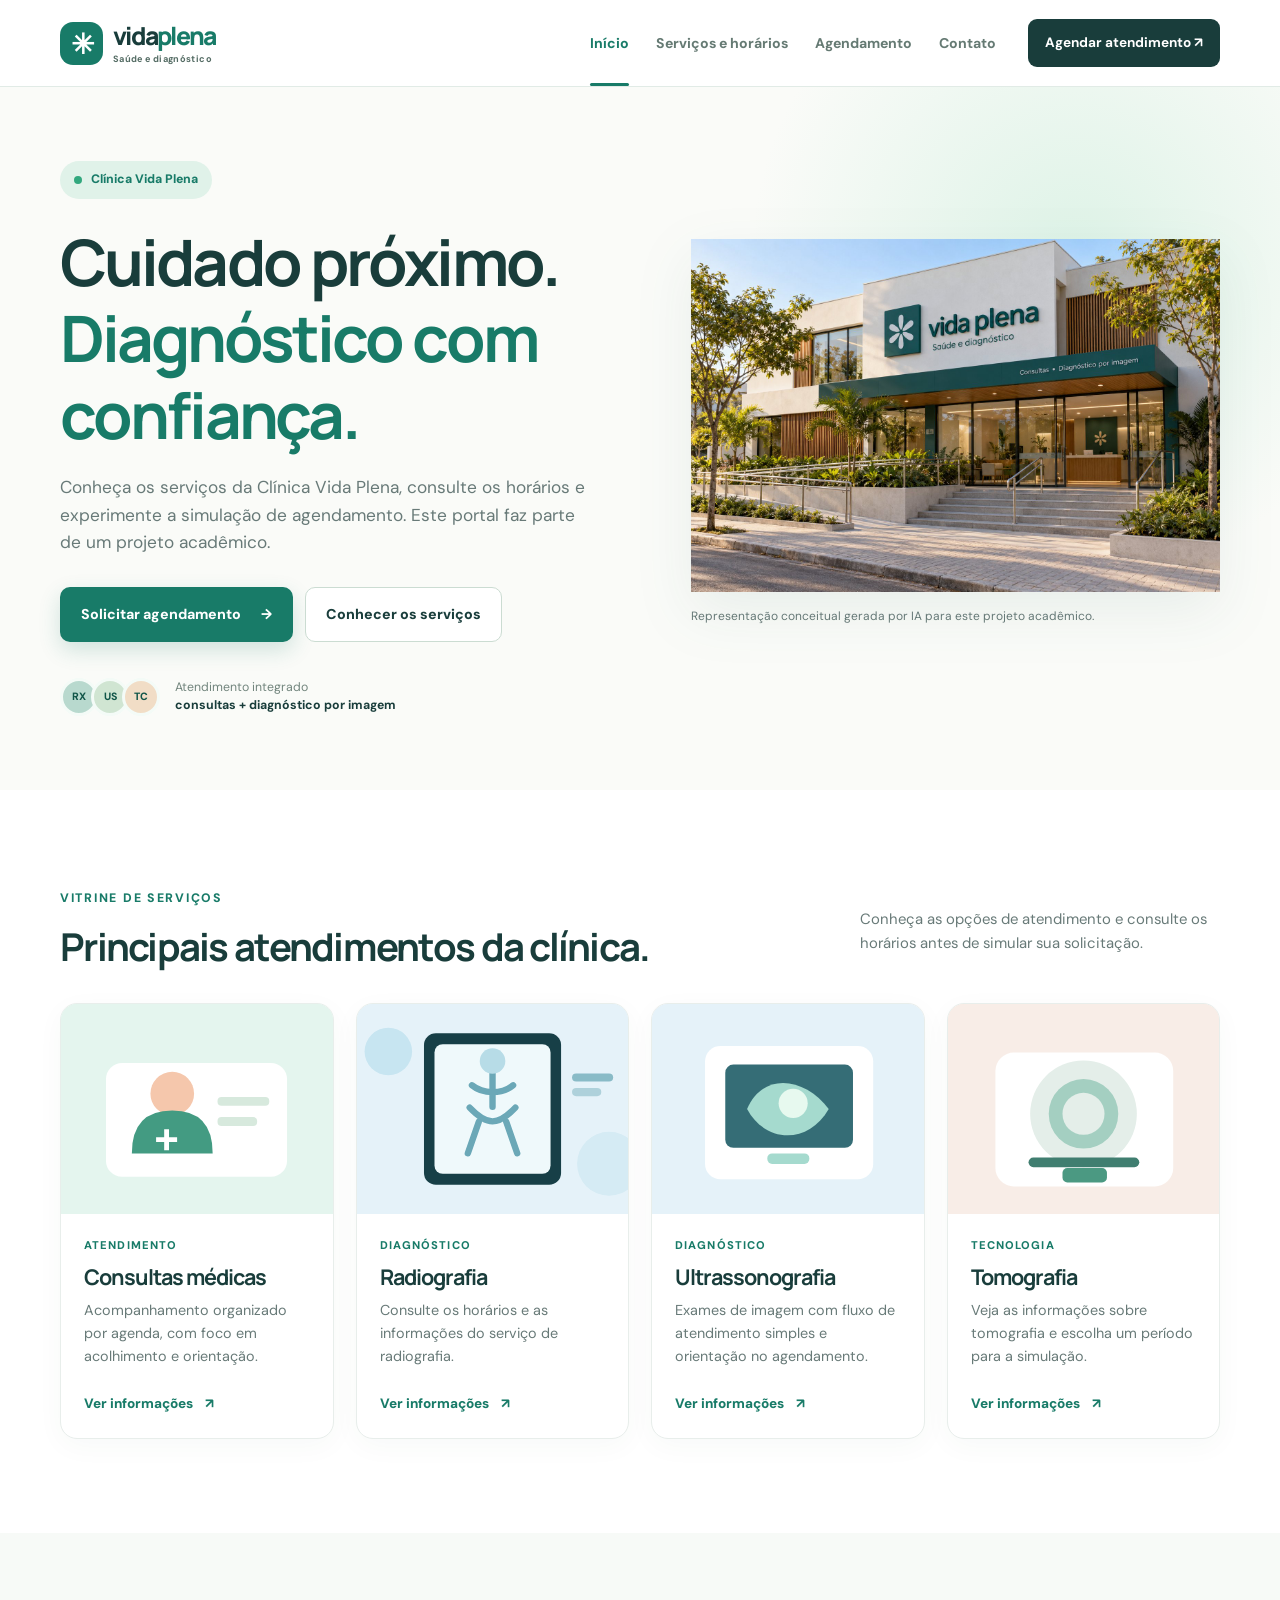
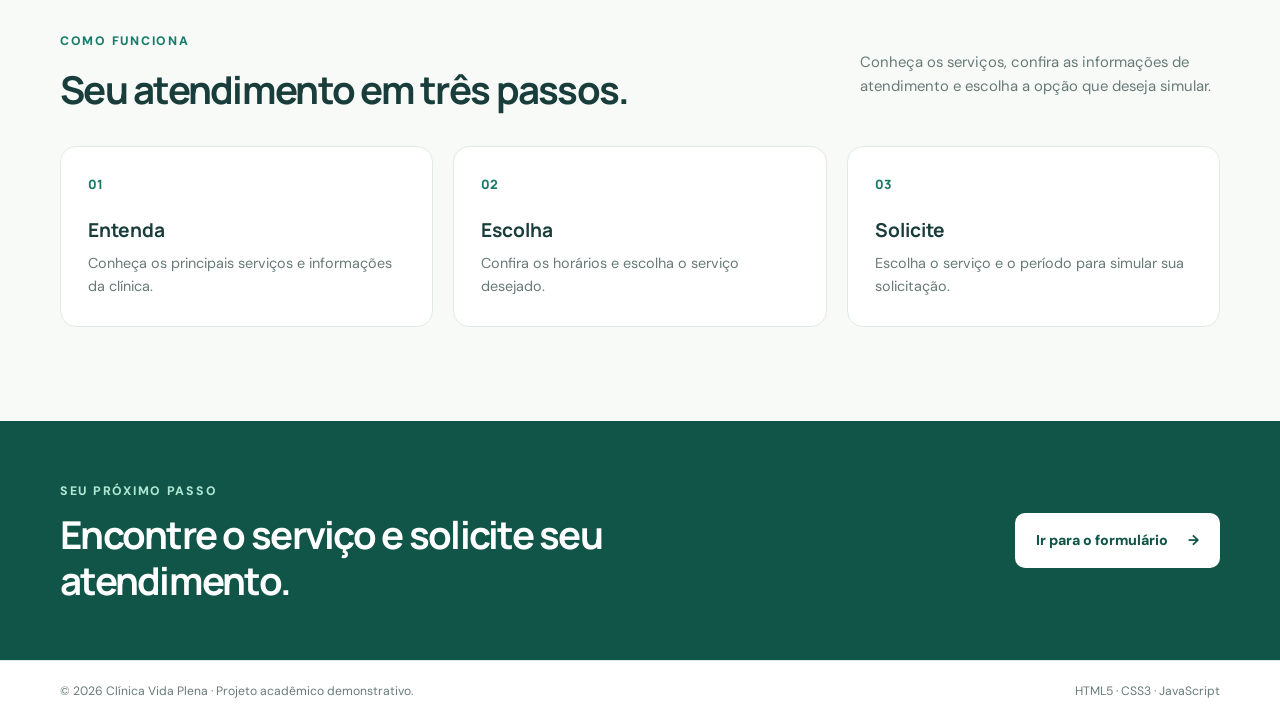
<file: index.html>
<!DOCTYPE html>
<html lang="pt-BR" class="no-js">
<head>
  <meta charset="UTF-8">
  <script>document.documentElement.classList.replace("no-js", "js");</script>
  <meta name="viewport" content="width=device-width, initial-scale=1.0">
  <meta name="description" content="Portal acadêmico da Clínica Vida Plena: consultas e serviços de diagnóstico por imagem.">
  <title>Início | Clínica Vida Plena</title>

  <link rel="preconnect" href="https://fonts.googleapis.com">
  <link rel="preconnect" href="https://fonts.gstatic.com" crossorigin>
  <link href="https://fonts.googleapis.com/css2?family=DM+Sans:wght@400;500;600;700&family=Manrope:wght@500;600;700;800&display=swap" rel="stylesheet">
  <link rel="stylesheet" href="style.css">
</head>
<body>
  <a class="skip-link" href="#conteudo">Pular para o conteúdo</a>

  <header class="site-header">
    <div class="container header-inner">
      <a class="brand" href="index.html" aria-label="Clínica Vida Plena, página inicial">
        <span class="brand-mark" aria-hidden="true">✳</span>
        <span>
          vida<span class="brand-accent">plena</span>
          <small>Saúde e diagnóstico</small>
        </span>
      </a>

      <button
        class="menu-toggle"
        type="button"
        aria-label="Abrir menu"
        aria-expanded="false"
        aria-controls="site-nav"
      >☰</button>

      <nav id="site-nav" class="site-nav" aria-label="Navegação principal">
        <a href="index.html" class="active" aria-current="page">Início</a>
        <a href="detalhes.html">Serviços e horários</a>
        <a href="cadastro.html">Agendamento</a>
        <a href="contato.html">Contato</a>
      </nav>

      <a class="header-cta" href="cadastro.html">
        Agendar atendimento <span aria-hidden="true">↗</span>
      </a>
    </div>
  </header>

  <main id="conteudo" tabindex="-1">
    <section class="hero" aria-labelledby="hero-title">
      <div class="container hero-layout">
        <div class="hero-copy">
          <span class="eyebrow">
            <span class="status-dot" aria-hidden="true"></span>
            Clínica Vida Plena
          </span>

          <h1 id="hero-title">
            Cuidado próximo.<br>
            <span>Diagnóstico com confiança.</span>
          </h1>

          <p>
            Conheça os serviços da Clínica Vida Plena, consulte os horários e experimente
            a simulação de agendamento. Este portal faz parte de um projeto acadêmico.
          </p>

          <div class="hero-actions">
            <a href="cadastro.html" class="btn btn-primary">
              Solicitar agendamento <span aria-hidden="true">→</span>
            </a>
            <a href="detalhes.html" class="btn btn-outline">Conhecer os serviços</a>
          </div>

          <div class="hero-proof" aria-label="Destaques do atendimento">
            <div class="avatars" aria-hidden="true">
              <span>RX</span>
              <span>US</span>
              <span>TC</span>
            </div>
            <span>
              Atendimento integrado<br>
              <strong>consultas + diagnóstico por imagem</strong>
            </span>
          </div>
        </div>

        <div class="hero-visual">
          <img
            src="assets/clinica-fachada.svg"
            alt="Fachada conceitual da Clínica Vida Plena, com identidade verde, entrada envidraçada e rampa de acesso"
            aria-describedby="fachada-legenda"
            width="1536"
            height="1024"
          >

          <p id="fachada-legenda" class="tiny-note">Representação conceitual gerada por IA para este projeto acadêmico.</p>
        </div>
      </div>
    </section>

    <section class="services section-pad" aria-labelledby="services-heading">
      <div class="container">
        <div class="section-heading">
          <div>
            <span class="section-label">VITRINE DE SERVIÇOS</span>
            <h2 id="services-heading">Principais atendimentos da clínica.</h2>
          </div>
          <p>
            Conheça as opções de atendimento e consulte os horários antes de simular sua solicitação.
          </p>
        </div>

        <div class="card-grid">
          <article class="service-card">
            <div class="service-image bg-mint">
              <img
                src="assets/consulta.svg"
                width="360"
                height="230"
                alt="Ilustração de uma consulta médica"
              >
            </div>
            <div class="service-content">
              <span class="card-category">ATENDIMENTO</span>
              <h3>Consultas médicas</h3>
              <p>Acompanhamento organizado por agenda, com foco em acolhimento e orientação.</p>
              <a href="detalhes.html#consultas" class="card-link">
                Ver informações <span aria-hidden="true">↗</span>
              </a>
            </div>
          </article>

          <article class="service-card">
            <div class="service-image bg-blue">
              <img
                src="assets/radiografia.svg"
                width="360"
                height="230"
                alt="Ilustração representando um exame de radiografia"
              >
            </div>
            <div class="service-content">
              <span class="card-category">DIAGNÓSTICO</span>
              <h3>Radiografia</h3>
              <p>Consulte os horários e as informações do serviço de radiografia.</p>
              <a href="detalhes.html#radiografia" class="card-link">
                Ver informações <span aria-hidden="true">↗</span>
              </a>
            </div>
          </article>

          <article class="service-card">
            <div class="service-image bg-lilac">
              <img
                src="assets/ultrassom.svg"
                width="360"
                height="230"
                alt="Ilustração de um exame de ultrassonografia"
              >
            </div>
            <div class="service-content">
              <span class="card-category">DIAGNÓSTICO</span>
              <h3>Ultrassonografia</h3>
              <p>Exames de imagem com fluxo de atendimento simples e orientação no agendamento.</p>
              <a href="detalhes.html#ultrassonografia" class="card-link">
                Ver informações <span aria-hidden="true">↗</span>
              </a>
            </div>
          </article>

          <article class="service-card">
            <div class="service-image bg-peach">
              <img
                src="assets/tomografia.svg"
                width="360"
                height="230"
                alt="Ilustração de um equipamento de tomografia computadorizada"
              >
            </div>
            <div class="service-content">
              <span class="card-category">TECNOLOGIA</span>
              <h3>Tomografia</h3>
              <p>Veja as informações sobre tomografia e escolha um período para a simulação.</p>
              <a href="detalhes.html#tomografia" class="card-link">
                Ver informações <span aria-hidden="true">↗</span>
              </a>
            </div>
          </article>
        </div>
      </div>
    </section>

    <section class="journey section-pad" aria-labelledby="journey-heading">
      <div class="container">
        <div class="section-heading">
          <div>
            <span class="section-label">COMO FUNCIONA</span>
            <h2 id="journey-heading">Seu atendimento em três passos.</h2>
          </div>
          <p>
            Conheça os serviços, confira as informações de atendimento e escolha
            a opção que deseja simular.
          </p>
        </div>

        <ol class="journey-grid">
          <li>
            <span>01</span>
            <strong>Entenda</strong>
            <p>Conheça os principais serviços e informações da clínica.</p>
          </li>
          <li>
            <span>02</span>
            <strong>Escolha</strong>
            <p>Confira os horários e escolha o serviço desejado.</p>
          </li>
          <li>
            <span>03</span>
            <strong>Solicite</strong>
            <p>Escolha o serviço e o período para simular sua solicitação.</p>
          </li>
        </ol>
      </div>
    </section>

    <section class="cta-band" aria-label="Chamada para agendamento">
      <div class="container cta-inner">
        <div>
          <span class="section-label light">SEU PRÓXIMO PASSO</span>
          <h2>Encontre o serviço e solicite seu atendimento.</h2>
        </div>
        <a href="cadastro.html" class="btn btn-light">
          Ir para o formulário <span aria-hidden="true">→</span>
        </a>
      </div>
    </section>
  </main>

  <footer class="site-footer">
    <div class="container footer-inner">
      <p>© <span id="current-year">2026</span> Clínica Vida Plena · Projeto acadêmico demonstrativo.</p>
      <p>HTML5 · CSS3 · JavaScript</p>
    </div>
  </footer>

  <script src="script.js" defer></script>
</body>
</html>
</file>
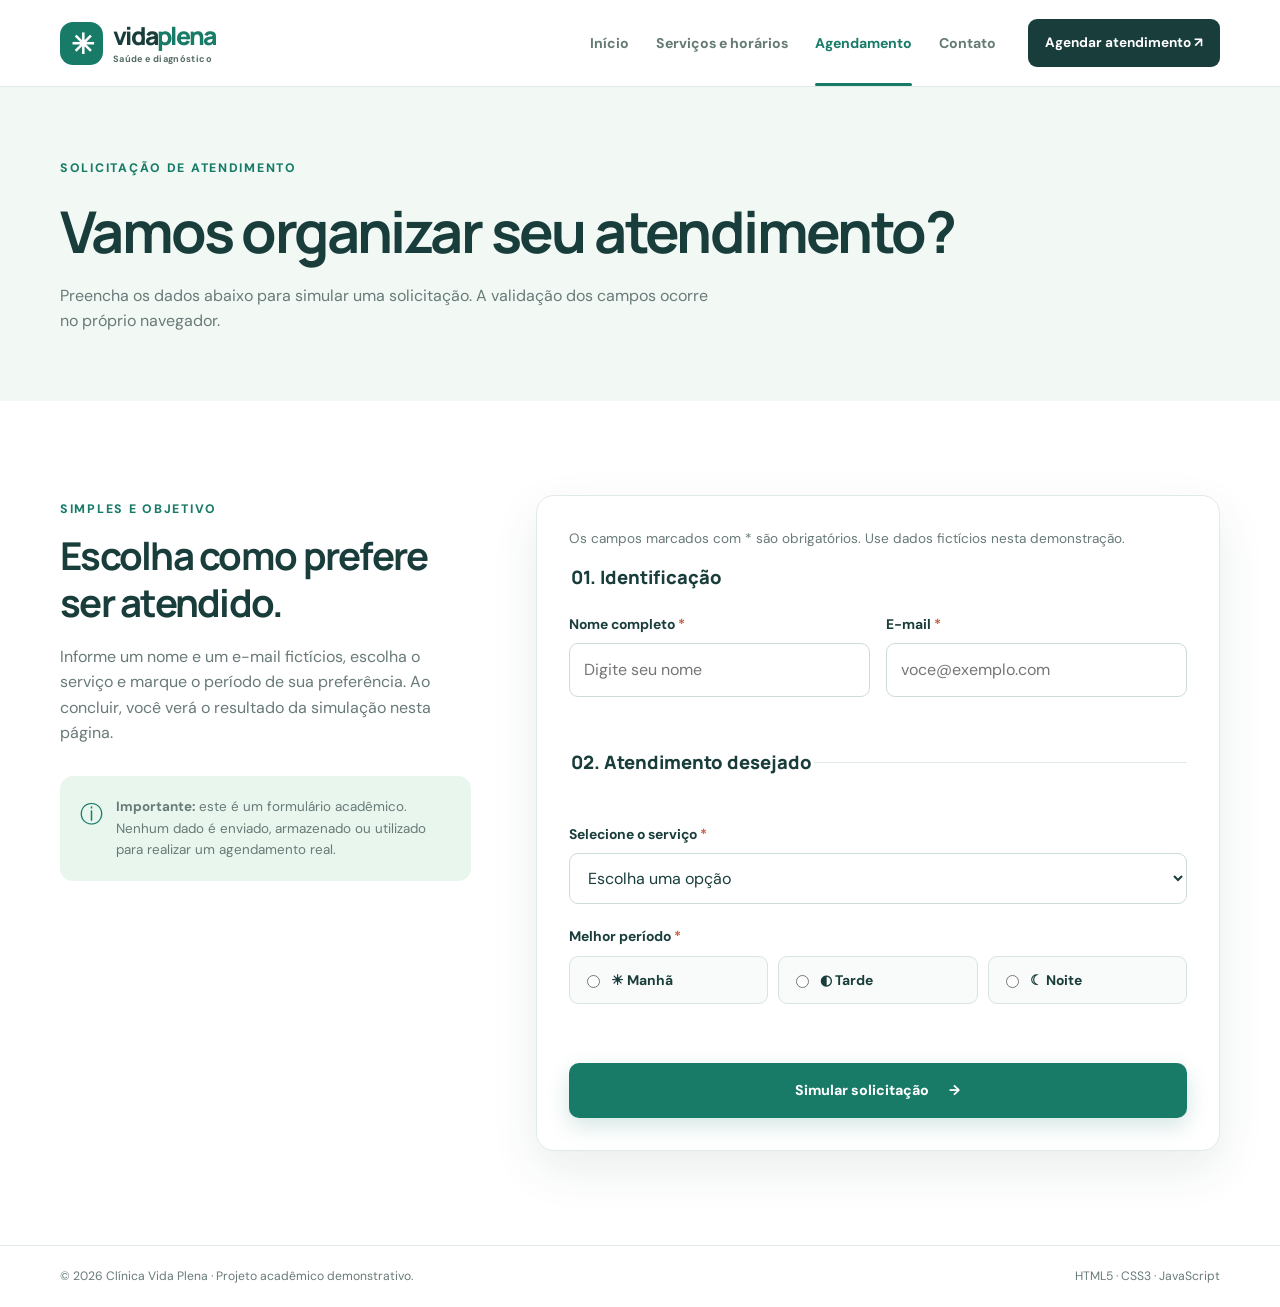
<file: cadastro.html>
<!DOCTYPE html>
<html lang="pt-BR" class="no-js">
<head>
  <meta charset="UTF-8">
  <script>document.documentElement.classList.replace("no-js", "js");</script>
  <meta name="viewport" content="width=device-width, initial-scale=1.0">
  <meta name="description" content="Formulário acadêmico de solicitação de atendimento da Clínica Vida Plena.">
  <title>Agendamento | Clínica Vida Plena</title>

  <link rel="preconnect" href="https://fonts.googleapis.com">
  <link rel="preconnect" href="https://fonts.gstatic.com" crossorigin>
  <link href="https://fonts.googleapis.com/css2?family=DM+Sans:wght@400;500;600;700&family=Manrope:wght@500;600;700;800&display=swap" rel="stylesheet">
  <link rel="stylesheet" href="style.css">
</head>
<body>
  <a class="skip-link" href="#conteudo">Pular para o conteúdo</a>

  <header class="site-header">
    <div class="container header-inner">
      <a class="brand" href="index.html" aria-label="Clínica Vida Plena, página inicial">
        <span class="brand-mark" aria-hidden="true">✳</span>
        <span>
          vida<span class="brand-accent">plena</span>
          <small>Saúde e diagnóstico</small>
        </span>
      </a>

      <button
        class="menu-toggle"
        type="button"
        aria-label="Abrir menu"
        aria-expanded="false"
        aria-controls="site-nav"
      >☰</button>

      <nav id="site-nav" class="site-nav" aria-label="Navegação principal">
        <a href="index.html">Início</a>
        <a href="detalhes.html">Serviços e horários</a>
        <a href="cadastro.html" class="active" aria-current="page">Agendamento</a>
        <a href="contato.html">Contato</a>
      </nav>

      <a class="header-cta" href="cadastro.html">
        Agendar atendimento <span aria-hidden="true">↗</span>
      </a>
    </div>
  </header>

  <main id="conteudo" tabindex="-1">
    <section class="page-banner compact" aria-labelledby="page-title">
      <div class="container">
        <span class="section-label">SOLICITAÇÃO DE ATENDIMENTO</span>
        <h1 id="page-title">Vamos organizar seu atendimento?</h1>
        <p>
          Preencha os dados abaixo para simular uma solicitação. A validação dos campos ocorre no próprio navegador.
        </p>
      </div>
    </section>

    <section class="section-pad" aria-label="Formulário de solicitação">
      <div class="container form-layout">
        <aside class="form-aside">
          <span class="section-label">SIMPLES E OBJETIVO</span>
          <h2>Escolha como prefere ser atendido.</h2>
          <p>
            Informe um nome e um e-mail fictícios, escolha o serviço e marque o período
            de sua preferência. Ao concluir, você verá o resultado da simulação nesta página.
          </p>

          <div class="aside-note">
            <span aria-hidden="true">ⓘ</span>
            <p>
              <strong>Importante:</strong> este é um formulário acadêmico. Nenhum dado é enviado,
              armazenado ou utilizado para realizar um agendamento real.
            </p>
          </div>
        </aside>

        <noscript><p class="aside-note">Ative o JavaScript para usar a simulação. Este portal não envia solicitações reais.</p></noscript>
        <form id="appointment-form" class="appointment-form" action="#" method="post">
          <p class="form-help">Os campos marcados com * são obrigatórios. Use dados fictícios nesta demonstração.</p>
          <fieldset>
            <legend>01. Identificação</legend>

            <div class="input-grid">
              <div class="form-field">
                <label for="nome">Nome completo <span aria-hidden="true">*</span></label>
                <input
                  id="nome"
                  name="nome"
                  type="text"
                  placeholder="Digite seu nome"
                  autocomplete="name"
                  minlength="3"
                  required
                >
              </div>

              <div class="form-field">
                <label for="email">E-mail <span aria-hidden="true">*</span></label>
                <input
                  id="email"
                  name="email"
                  type="email"
                  placeholder="voce@exemplo.com"
                  autocomplete="email"
                  required
                >
              </div>
            </div>
          </fieldset>

          <fieldset>
            <legend>02. Atendimento desejado</legend>

            <div class="form-field">
              <label for="servico">Selecione o serviço <span aria-hidden="true">*</span></label>
              <select id="servico" name="servico" required>
                <option value="" disabled selected>Escolha uma opção</option>
                <option value="Consulta médica">Consulta médica</option>
                <option value="Radiografia">Radiografia</option>
                <option value="Ultrassonografia">Ultrassonografia</option>
                <option value="Tomografia">Tomografia</option>
              </select>
            </div>

            <div class="form-field">
              <span class="field-label" id="turno-label">
                Melhor período <span aria-hidden="true">*</span>
              </span>

              <div class="radio-group" role="radiogroup" aria-labelledby="turno-label">
                <label class="radio-card" for="manha">
                  <input id="manha" type="radio" name="turno" value="Manhã" required>
                  <span>☀ Manhã</span>
                </label>

                <label class="radio-card" for="tarde">
                  <input id="tarde" type="radio" name="turno" value="Tarde">
                  <span>◐ Tarde</span>
                </label>

                <label class="radio-card" for="noite">
                  <input id="noite" type="radio" name="turno" value="Noite">
                  <span>☾ Noite</span>
                </label>
              </div>
            </div>
          </fieldset>

          <button type="submit" class="btn btn-primary form-submit" disabled>
            Simular solicitação <span aria-hidden="true">→</span>
          </button>

          <div
            tabindex="-1"
            id="form-feedback"
            class="form-feedback"
            role="status"
            aria-live="polite"
            hidden
          ></div>
        </form>
      </div>
    </section>
  </main>

  <footer class="site-footer">
    <div class="container footer-inner">
      <p>© <span id="current-year">2026</span> Clínica Vida Plena · Projeto acadêmico demonstrativo.</p>
      <p>HTML5 · CSS3 · JavaScript</p>
    </div>
  </footer>

  <script src="script.js" defer></script>
</body>
</html>
</file>
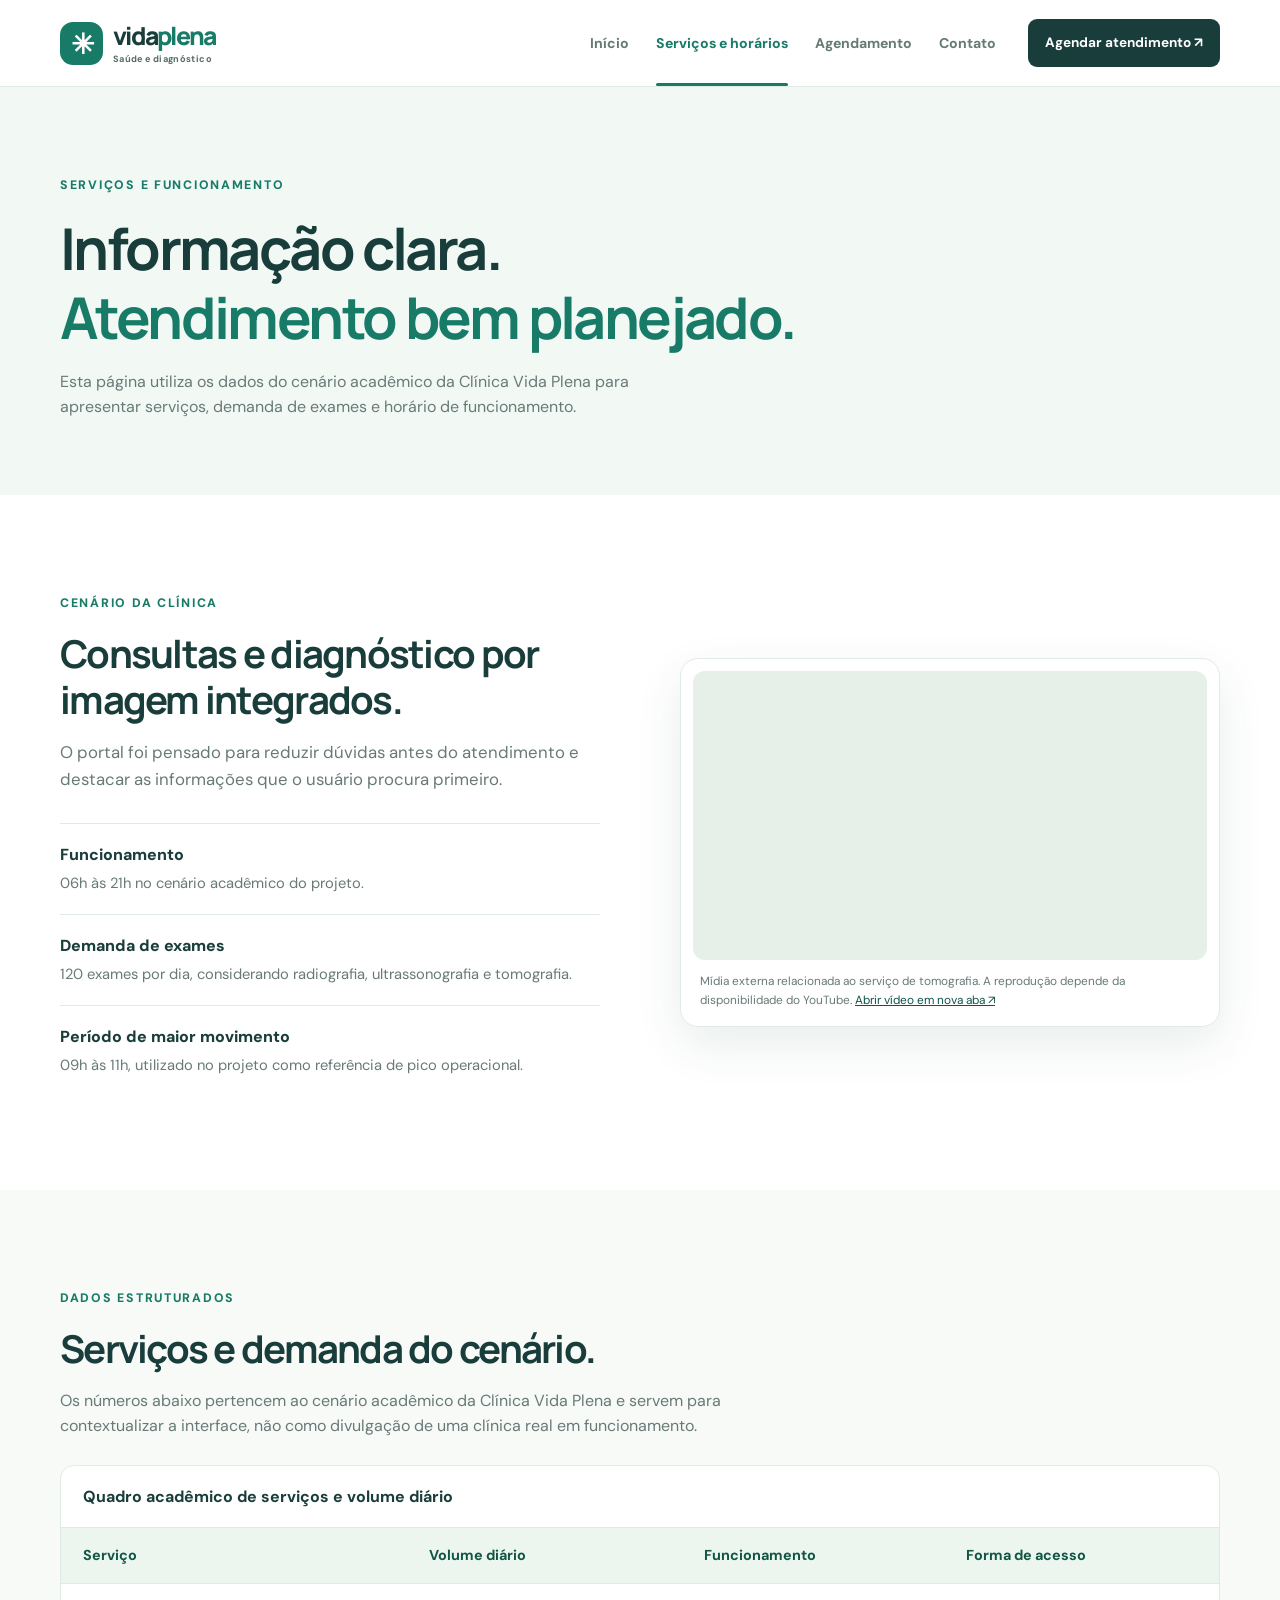
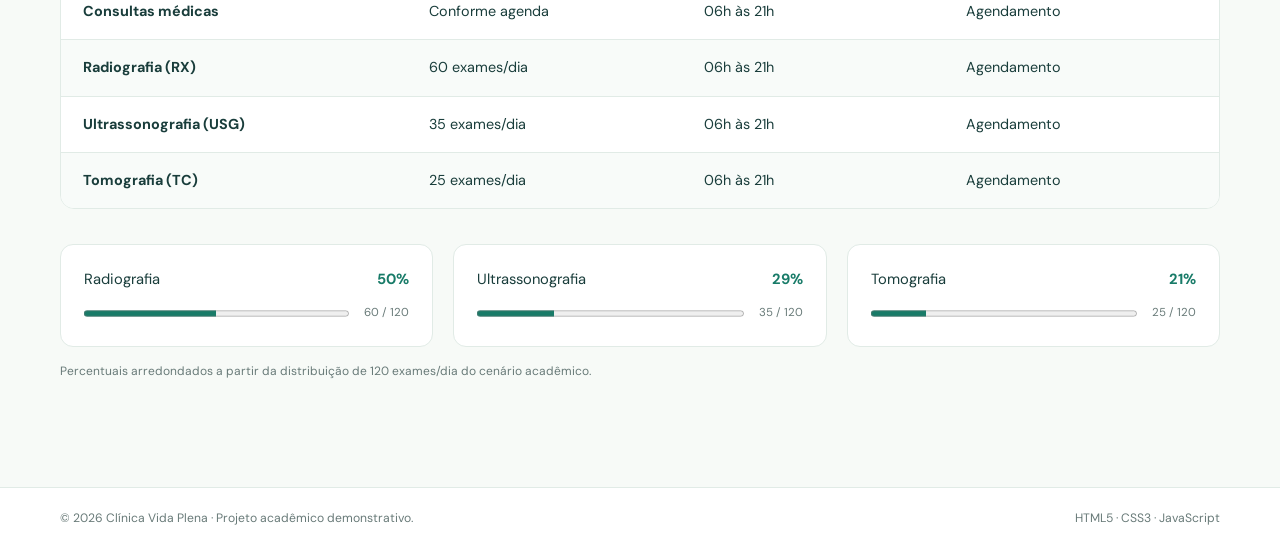
<file: detalhes.html>
<!DOCTYPE html>
<html lang="pt-BR" class="no-js">
<head>
  <meta charset="UTF-8">
  <script>document.documentElement.classList.replace("no-js", "js");</script>
  <meta name="viewport" content="width=device-width, initial-scale=1.0">
  <meta name="description" content="Serviços, dados operacionais e informações de atendimento da Clínica Vida Plena.">
  <title>Serviços e horários | Clínica Vida Plena</title>

  <link rel="preconnect" href="https://fonts.googleapis.com">
  <link rel="preconnect" href="https://fonts.gstatic.com" crossorigin>
  <link href="https://fonts.googleapis.com/css2?family=DM+Sans:wght@400;500;600;700&family=Manrope:wght@500;600;700;800&display=swap" rel="stylesheet">
  <link rel="stylesheet" href="style.css">
</head>
<body>
  <a class="skip-link" href="#conteudo">Pular para o conteúdo</a>

  <header class="site-header">
    <div class="container header-inner">
      <a class="brand" href="index.html" aria-label="Clínica Vida Plena, página inicial">
        <span class="brand-mark" aria-hidden="true">✳</span>
        <span>
          vida<span class="brand-accent">plena</span>
          <small>Saúde e diagnóstico</small>
        </span>
      </a>

      <button
        class="menu-toggle"
        type="button"
        aria-label="Abrir menu"
        aria-expanded="false"
        aria-controls="site-nav"
      >☰</button>

      <nav id="site-nav" class="site-nav" aria-label="Navegação principal">
        <a href="index.html">Início</a>
        <a href="detalhes.html" class="active" aria-current="page">Serviços e horários</a>
        <a href="cadastro.html">Agendamento</a>
        <a href="contato.html">Contato</a>
      </nav>

      <a class="header-cta" href="cadastro.html">
        Agendar atendimento <span aria-hidden="true">↗</span>
      </a>
    </div>
  </header>

  <main id="conteudo" tabindex="-1">
    <section class="page-banner" aria-labelledby="page-title">
      <div class="container">
        <span class="section-label">SERVIÇOS E FUNCIONAMENTO</span>
        <h1 id="page-title">
          Informação clara.<br>
          <span>Atendimento bem planejado.</span>
        </h1>
        <p>
          Esta página utiliza os dados do cenário acadêmico da Clínica Vida Plena para apresentar
          serviços, demanda de exames e horário de funcionamento.
        </p>
      </div>
    </section>

    <section class="section-pad" aria-labelledby="proposal-heading">
      <div class="container details-layout">
        <div>
          <span class="section-label">CENÁRIO DA CLÍNICA</span>
          <h2 id="proposal-heading">Consultas e diagnóstico por imagem integrados.</h2>
          <p class="body-lead">
            O portal foi pensado para reduzir dúvidas antes do atendimento e destacar as informações
            que o usuário procura primeiro.
          </p>

          <dl class="feature-list">
            <div>
              <dt>Funcionamento</dt>
              <dd>06h às 21h no cenário acadêmico do projeto.</dd>
            </div>
            <div>
              <dt>Demanda de exames</dt>
              <dd>120 exames por dia, considerando radiografia, ultrassonografia e tomografia.</dd>
            </div>
            <div>
              <dt>Período de maior movimento</dt>
              <dd>09h às 11h, utilizado no projeto como referência de pico operacional.</dd>
            </div>
          </dl>
        </div>

        <div class="video-card">
          <div class="video-shell">
            <iframe
              src="https://www.youtube-nocookie.com/embed/xRwizFjBWRA"
              title="Vídeo externo explicativo sobre tomografia computadorizada"
              loading="lazy"
              referrerpolicy="strict-origin-when-cross-origin"
              allow="accelerometer; autoplay; clipboard-write; encrypted-media; gyroscope; picture-in-picture; web-share"
              allowfullscreen
            ></iframe>
          </div>
          <p class="video-caption">
            Mídia externa relacionada ao serviço de tomografia. A reprodução depende da disponibilidade do YouTube.
            <a href="https://www.youtube.com/watch?v=xRwizFjBWRA" target="_blank" rel="noopener noreferrer">Abrir vídeo em nova aba ↗</a>
          </p>
        </div>
      </div>
    </section>

    <section class="section-pad soft-section" id="tabela" aria-labelledby="table-heading">
      <div class="container">
        <span class="section-label">DADOS ESTRUTURADOS</span>
        <h2 id="table-heading">Serviços e demanda do cenário.</h2>
        <p class="section-intro">
          Os números abaixo pertencem ao cenário acadêmico da Clínica Vida Plena e servem para
          contextualizar a interface, não como divulgação de uma clínica real em funcionamento.
        </p>

        <div class="table-scroll" role="region" aria-label="Tabela de serviços; role horizontalmente para ver todas as colunas" tabindex="0">
          <table>
            <caption>Quadro acadêmico de serviços e volume diário</caption>
            <thead>
              <tr>
                <th scope="col">Serviço</th>
                <th scope="col">Volume diário</th>
                <th scope="col">Funcionamento</th>
                <th scope="col">Forma de acesso</th>
              </tr>
            </thead>
            <tbody>
              <tr id="consultas">
                <th scope="row">Consultas médicas</th>
                <td>Conforme agenda</td>
                <td>06h às 21h</td>
                <td>Agendamento</td>
              </tr>
              <tr id="radiografia">
                <th scope="row">Radiografia (RX)</th>
                <td>60 exames/dia</td>
                <td>06h às 21h</td>
                <td>Agendamento</td>
              </tr>
              <tr id="ultrassonografia">
                <th scope="row">Ultrassonografia (USG)</th>
                <td>35 exames/dia</td>
                <td>06h às 21h</td>
                <td>Agendamento</td>
              </tr>
              <tr id="tomografia">
                <th scope="row">Tomografia (TC)</th>
                <td>25 exames/dia</td>
                <td>06h às 21h</td>
                <td>Agendamento</td>
              </tr>
            </tbody>
          </table>
        </div>

        <div class="indicators" aria-label="Distribuição dos exames diários">
          <article class="indicator">
            <div class="indicator-head">
              <span>Radiografia</span>
              <strong>50%</strong>
            </div>
            <div class="progress-row">
              <progress aria-label="Participação de radiografia no total diário de exames" value="60" max="120">60 de 120 exames</progress>
              <span>60 / 120</span>
            </div>
          </article>

          <article class="indicator">
            <div class="indicator-head">
              <span>Ultrassonografia</span>
              <strong>29%</strong>
            </div>
            <div class="progress-row">
              <progress aria-label="Participação de ultrassonografia no total diário de exames" value="35" max="120">35 de 120 exames</progress>
              <span>35 / 120</span>
            </div>
          </article>

          <article class="indicator">
            <div class="indicator-head">
              <span>Tomografia</span>
              <strong>21%</strong>
            </div>
            <div class="progress-row">
              <progress aria-label="Participação de tomografia no total diário de exames" value="25" max="120">25 de 120 exames</progress>
              <span>25 / 120</span>
            </div>
          </article>
        </div>

        <p class="tiny-note">
          Percentuais arredondados a partir da distribuição de 120 exames/dia do cenário acadêmico.
        </p>
      </div>
    </section>
  </main>

  <footer class="site-footer">
    <div class="container footer-inner">
      <p>© <span id="current-year">2026</span> Clínica Vida Plena · Projeto acadêmico demonstrativo.</p>
      <p>HTML5 · CSS3 · JavaScript</p>
    </div>
  </footer>

  <script src="script.js" defer></script>
</body>
</html>
</file>
<file: style.css>
/* =========================================================
   CLÍNICA VIDA PLENA — STYLE.CSS
   Projeto acadêmico: HTML5, CSS3 e JavaScript
   ========================================================= */

:root {
  --ink: #193d3b;
  --muted: #687a78;
  --green: #187b68;
  --deep: #105548;
  --mint: #e8f6ee;
  --line: #e1ebe6;
  --cream: #fafbf8;
  --white: #ffffff;
  --shadow: 0 18px 48px rgba(23, 70, 60, 0.09);
}

* {
  box-sizing: border-box;
}

html {
  scroll-behavior: smooth;
}

body {
  margin: 0;
  background: var(--white);
  color: var(--ink);
  font: 16px/1.6 "DM Sans", sans-serif;
}

h1,
h2,
h3,
p {
  margin-top: 0;
}

h1,
h2,
h3 {
  font-family: "Manrope", sans-serif;
  line-height: 1.2;
  letter-spacing: -0.045em;
}

h1 {
  font-size: clamp(2.7rem, 5vw, 5.2rem);
}

h2 {
  font-size: clamp(2rem, 3vw, 3.2rem);
}

h3 {
  font-size: 1.35rem;
}

p {
  color: var(--muted);
}

a {
  color: inherit;
  text-decoration: none;
}

img {
  max-width: 100%;
  height: auto;
}

button,
input,
select {
  font: inherit;
}

.container {
  width: min(1160px, calc(100% - 44px));
  margin: 0 auto;
}

/* Acessibilidade */
.skip-link {
  position: fixed;
  top: 12px;
  left: 12px;
  z-index: 100;
  transform: translateY(-160%);
  padding: 10px 14px;
  border-radius: 8px;
  background: var(--ink);
  color: var(--white);
  font-weight: 700;
}

.skip-link:focus {
  transform: translateY(0);
}

/* Cabeçalho e navegação */
.site-header {
  position: sticky;
  top: 0;
  z-index: 20;
  border-bottom: 1px solid var(--line);
  background: rgba(255, 255, 255, 0.96);
  backdrop-filter: blur(12px);
}

.header-inner {
  display: flex;
  align-items: center;
  gap: 32px;
  min-height: 86px;
}

.brand {
  display: flex;
  align-items: center;
  gap: 10px;
  font-family: "Manrope", sans-serif;
  font-size: 1.55rem;
  font-weight: 800;
  line-height: 1.1;
  letter-spacing: -0.07em;
}

.brand-mark {
  display: grid;
  place-items: center;
  width: 43px;
  height: 43px;
  border-radius: 13px;
  background: var(--green);
  color: var(--white);
  font-size: 28px;
}

.brand-accent {
  color: var(--green);
}

.brand small {
  display: block;
  margin-top: 4px;
  color: #536b63;
  font-family: "DM Sans", sans-serif;
  font-size: 0.57rem;
  font-weight: 700;
  letter-spacing: 0.04em;
}

.site-nav {
  display: flex;
  align-items: center;
  gap: 27px;
  margin-left: auto;
}

.site-nav a {
  color: #657a73;
  font-size: 0.88rem;
  font-weight: 700;
  transition: color 0.2s ease;
}

.site-nav a:hover,
.site-nav a.active {
  color: var(--green);
}

.site-nav a.active {
  position: relative;
}

.site-nav a.active::after {
  position: absolute;
  right: 0;
  bottom: -32px;
  left: 0;
  height: 3px;
  border-radius: 2px;
  background: var(--green);
  content: "";
}

.header-cta {
  padding: 13px 17px;
  border-radius: 9px;
  background: var(--ink);
  color: var(--white);
  font-size: 0.85rem;
  font-weight: 700;
  transition: transform 0.2s ease, background 0.2s ease;
}

.header-cta:hover {
  transform: translateY(-2px);
  background: var(--deep);
}

.menu-toggle {
  display: none;
  border: 0;
  background: transparent;
  color: var(--ink);
  cursor: pointer;
  font-size: 1.6rem;
}

/* Botões */
.btn {
  display: inline-flex;
  align-items: center;
  justify-content: center;
  gap: 20px;
  padding: 15px 20px;
  border: 1px solid transparent;
  border-radius: 10px;
  cursor: pointer;
  font-size: 0.89rem;
  font-weight: 800;
  transition: transform 0.2s ease, background 0.2s ease, box-shadow 0.2s ease;
}

.btn:hover {
  transform: translateY(-3px);
}

.btn-primary {
  background: var(--green);
  box-shadow: 0 8px 21px rgba(24, 123, 104, 0.19);
  color: var(--white);
}

.btn-primary:hover {
  background: var(--deep);
}

.btn-outline {
  border-color: #cbdcd2;
  background: var(--white);
  color: var(--ink);
}

.btn-outline:hover {
  background: #f3faf6;
}

.btn-light {
  background: var(--white);
  color: var(--deep);
}

/* Página inicial */
.hero {
  overflow: hidden;
  background:
    radial-gradient(circle at 84% 24%, rgba(212, 240, 225, 0.75), transparent 27%),
    var(--cream);
}

.hero-layout {
  display: grid;
  grid-template-columns: 1.05fr 0.95fr;
  align-items: center;
  gap: 46px;
  padding: 74px 0;
}

.eyebrow,
.section-label {
  color: var(--green);
  font-size: 0.77rem;
  font-weight: 800;
  letter-spacing: 0.14em;
}

.eyebrow {
  display: inline-flex;
  align-items: center;
  gap: 9px;
  padding: 9px 14px;
  border-radius: 30px;
  background: #e0f2e9;
  letter-spacing: 0;
}

.status-dot {
  width: 8px;
  height: 8px;
  border-radius: 50%;
  background: #32a87e;
}

.hero h1 {
  margin: 25px 0 20px;
}

.hero h1 span,
.page-banner h1 span {
  color: var(--green);
}

.hero-copy > p {
  max-width: 530px;
  font-size: 1.08rem;
}

.hero-actions {
  display: flex;
  flex-wrap: wrap;
  gap: 12px;
  margin: 30px 0 36px;
}

.hero-proof {
  display: flex;
  align-items: center;
  gap: 15px;
  color: #72857d;
  font-size: 0.77rem;
  line-height: 1.45;
}

.hero-proof strong {
  color: var(--ink);
}

.avatars {
  display: flex;
  padding-left: 7px;
}

.avatars span {
  display: grid;
  place-items: center;
  width: 38px;
  height: 38px;
  margin-left: -7px;
  border: 3px solid #f4fbf7;
  border-radius: 50%;
  background: #b8d9ce;
  color: var(--deep);
  font-size: 0.66rem;
  font-weight: 800;
}

.avatars span:nth-child(2) {
  background: #d0e5d2;
}

.avatars span:nth-child(3) {
  background: #f1ddc6;
}

.hero-visual {
  position: relative;
}

.hero-visual > img {
  display: block;
  width: 100%;
  filter: drop-shadow(0 20px 28px rgba(31, 94, 72, 0.08));
}

.floating-card {
  position: absolute;
  bottom: 35px;
  left: -15px;
  display: flex;
  align-items: center;
  gap: 13px;
  padding: 13px 20px;
  border-radius: 14px;
  background: var(--white);
  box-shadow: var(--shadow);
}

.floating-icon {
  display: grid;
  place-items: center;
  width: 47px;
  height: 47px;
  border-radius: 11px;
  background: #e2f5eb;
  color: var(--green);
  font-size: 28px;
}

.floating-card strong,
.floating-card small {
  display: block;
}

.floating-card strong {
  font-size: 0.84rem;
}

.floating-card small {
  color: var(--muted);
  font-size: 0.74rem;
}

.section-pad {
  padding: 94px 0;
}

.section-heading {
  display: flex;
  align-items: end;
  justify-content: space-between;
  gap: 40px;
  margin-bottom: 33px;
}

.section-heading h2 {
  margin: 15px 0 0;
}

.section-heading > p {
  max-width: 360px;
  font-size: 0.93rem;
}

/* Requisito: vitrine em CSS Grid */
.card-grid {
  display: grid;
  grid-template-columns: repeat(4, minmax(0, 1fr));
  gap: 22px;
}

.service-card {
  overflow: hidden;
  border: 1px solid #e8eeeb;
  border-radius: 17px;
  background: var(--white);
  box-shadow: 0 7px 28px rgba(27, 76, 61, 0.035);
  transition: transform 0.25s ease, box-shadow 0.25s ease;
}

/* Requisito: efeito hover com transform: scale */
.service-card:hover {
  transform: scale(1.025);
  box-shadow: var(--shadow);
}

.service-image {
  display: grid;
  place-items: center;
  height: 210px;
  overflow: hidden;
}

.service-image img {
  width: 100%;
  height: 100%;
  object-fit: cover;
}

.bg-mint {
  background: #e4f5ee;
}

.bg-blue {
  background: #e5f2f9;
}

.bg-lilac {
  background: #f0eef8;
}

.bg-peach {
  background: #f8ede7;
}

.service-content {
  padding: 23px;
}

.card-category {
  color: var(--green);
  font-size: 0.7rem;
  font-weight: 800;
  letter-spacing: 0.1em;
}

.service-content h3 {
  margin: 9px 0;
}

.service-content p {
  min-height: 86px;
  font-size: 0.9rem;
}

.card-link {
  color: var(--green);
  font-size: 0.85rem;
  font-weight: 800;
}

.card-link span {
  margin-left: 9px;
}

.journey {
  background: #f7faf7;
}

.journey-grid {
  display: grid;
  grid-template-columns: repeat(3, minmax(0, 1fr));
  gap: 20px;
  margin: 0;
  padding: 0;
  list-style: none;
}

.journey-grid li {
  padding: 27px;
  border: 1px solid var(--line);
  border-radius: 16px;
  background: var(--white);
}

.journey-grid li > span {
  display: block;
  margin-bottom: 20px;
  color: var(--green);
  font-family: "Manrope", sans-serif;
  font-size: 0.8rem;
  font-weight: 800;
}

.journey-grid strong {
  display: block;
  margin-bottom: 7px;
  font-family: "Manrope", sans-serif;
  font-size: 1.2rem;
}

.journey-grid p {
  margin: 0;
  font-size: 0.9rem;
}

.cta-band {
  padding: 56px 0;
  background: var(--deep);
}

.cta-inner {
  display: flex;
  align-items: center;
  justify-content: space-between;
  gap: 25px;
}

.cta-inner h2 {
  max-width: 650px;
  margin: 10px 0 0;
  color: var(--white);
}

.section-label.light {
  color: #b0e7d3;
}

/* Páginas internas */
.page-banner {
  padding: 84px 0 75px;
  background: #f2f9f5;
}

.page-banner.compact {
  padding: 67px 0;
}

.page-banner h1 {
  margin: 17px 0;
  font-size: clamp(2.5rem, 4.5vw, 4.4rem);
}

.page-banner p {
  max-width: 650px;
  margin: 0;
}

.details-layout {
  display: grid;
  grid-template-columns: 1fr 1fr;
  align-items: center;
  gap: 80px;
}

.details-layout h2 {
  margin: 16px 0;
}

.body-lead {
  font-size: 1.05rem;
}

.feature-list {
  margin: 30px 0 0;
}

.feature-list > div {
  padding: 18px 0;
  border-top: 1px solid var(--line);
}

.feature-list dt {
  font-weight: 800;
}

.feature-list dd {
  margin: 5px 0 0;
  color: var(--muted);
  font-size: 0.92rem;
}

.video-card {
  padding: 12px;
  border: 1px solid var(--line);
  border-radius: 18px;
  background: var(--white);
  box-shadow: var(--shadow);
}

.video-shell {
  overflow: hidden;
  border-radius: 12px;
  background: #e6efe8;
  aspect-ratio: 16 / 9;
}

.video-shell iframe {
  width: 100%;
  height: 100%;
  border: 0;
}

.video-caption {
  margin: 12px 7px 4px;
  font-size: 0.74rem;
}

.soft-section {
  background: #f7faf7;
}

.soft-section h2 {
  margin: 16px 0;
}

.section-intro {
  max-width: 720px;
}

/* Requisito: tabela semântica + border-collapse */
.table-scroll {
  overflow-x: auto;
  margin-top: 26px;
  border: 1px solid var(--line);
  border-radius: 14px;
  background: var(--white);
}

table {
  width: 100%;
  min-width: 680px;
  border-collapse: collapse;
}

caption {
  padding: 18px 22px;
  text-align: left;
  font-weight: 700;
}

th,
td {
  padding: 16px 22px;
  border-top: 1px solid var(--line);
  text-align: left;
  font-size: 0.9rem;
}

thead {
  background: #ecf6ef;
}

thead th {
  color: var(--deep);
}

/* Requisito: efeito zebrado e destaque no hover */
tbody tr:nth-child(even) {
  background: #f8fbf9;
}

tbody tr:hover {
  background: #e9f5ed;
}

/* Requisito: indicadores com progress e Flexbox */
.indicators {
  display: grid;
  grid-template-columns: repeat(3, minmax(0, 1fr));
  gap: 20px;
  margin-top: 35px;
}

.indicator {
  padding: 23px;
  border: 1px solid var(--line);
  border-radius: 13px;
  background: var(--white);
}

.indicator-head,
.progress-row {
  display: flex;
  align-items: center;
  justify-content: space-between;
  gap: 15px;
}

.indicator-head {
  margin-bottom: 13px;
  font-size: 0.92rem;
}

.indicator-head strong {
  color: var(--green);
}

.progress-row progress {
  flex: 1;
  height: 13px;
  accent-color: var(--green);
}

.progress-row span {
  color: var(--muted);
  font-size: 0.72rem;
}

.tiny-note {
  margin-top: 15px;
  font-size: 0.75rem;
}

/* Formulário */
.form-layout {
  display: grid;
  grid-template-columns: 0.75fr 1.25fr;
  align-items: start;
  gap: 65px;
}

.form-aside h2 {
  margin: 13px 0 18px;
}

.aside-note {
  display: flex;
  gap: 13px;
  margin-top: 30px;
  padding: 20px;
  border-radius: 13px;
  background: #e8f6ee;
}

.aside-note > span {
  color: var(--green);
  font-size: 23px;
}

.aside-note p {
  margin: 0;
  font-size: 0.84rem;
}

.appointment-form {
  padding: 32px;
  border: 1px solid var(--line);
  border-radius: 18px;
  background: var(--white);
  box-shadow: var(--shadow);
}

fieldset {
  min-width: 0;
  margin: 0 0 30px;
  padding: 0;
  border: 0;
}

fieldset + fieldset {
  padding-top: 26px;
  border-top: 1px solid var(--line);
}

legend {
  margin-bottom: 20px;
  font-family: "Manrope", sans-serif;
  font-size: 1.15rem;
  font-weight: 800;
}

.input-grid {
  display: grid;
  grid-template-columns: 1fr 1fr;
  gap: 16px;
}

.form-field {
  margin-bottom: 21px;
}

.form-field label,
.field-label {
  display: block;
  margin-bottom: 8px;
  font-size: 0.87rem;
  font-weight: 700;
}

.form-field label span[aria-hidden="true"],
.field-label span[aria-hidden="true"] {
  color: #c75e3d;
}

input:not([type="radio"]),
select {
  width: 100%;
  padding: 13px 14px;
  border: 1px solid #ccddd4;
  border-radius: 9px;
  outline: none;
  background: var(--white);
  color: var(--ink);
  transition: border-color 0.2s ease, box-shadow 0.2s ease;
}

/* Requisito: feedback visual com :focus */
input:focus,
select:focus {
  border-color: var(--green);
  box-shadow: 0 0 0 4px rgba(24, 123, 104, 0.12);
}

.radio-group {
  display: flex;
  gap: 10px;
}

.radio-card {
  display: flex !important;
  flex: 1;
  align-items: center;
  gap: 8px;
  padding: 12px;
  border: 1px solid #d8e5dd;
  border-radius: 9px;
  background: #f8fbf9;
  cursor: pointer;
}

.radio-card:has(input:checked) {
  border-color: var(--green);
  background: #e5f5eb;
}

.radio-card input {
  accent-color: var(--green);
}

.form-submit {
  width: 100%;
}

.form-feedback {
  margin-top: 18px;
  padding: 15px 17px;
  border: 1px solid #b6dcca;
  border-radius: 10px;
  background: #e8f7ef;
  color: var(--deep);
  font-size: 0.9rem;
}

/* Perfil / contato — centralização com Flexbox */
.contact-stage {
  display: flex;
  align-items: center;
  justify-content: center;
  min-height: calc(100vh - 156px);
  padding: 55px 22px;
  background: radial-gradient(circle at 50% 15%, #e3f5e9, #f9fbf8 65%);
}

.profile-card {
  width: min(100%, 500px);
  padding: 38px;
  border: 1px solid var(--line);
  border-radius: 23px;
  background: var(--white);
  box-shadow: 0 25px 75px rgba(24, 72, 58, 0.10);
  text-align: center;
}

.profile-photo-wrap {
  display: flex;
  justify-content: center;
  margin-bottom: 18px;
}

.profile-photo {
  width: 132px;
  height: 132px;
  border: 6px solid #eaf5ef;
  border-radius: 50%;
  object-fit: cover;
}

.profile-tag {
  display: inline-block;
  padding: 6px 13px;
  border-radius: 20px;
  background: #e9f6ee;
  color: var(--green);
  font-size: 0.68rem;
  font-weight: 800;
  letter-spacing: 0.11em;
}

.profile-card h1 {
  margin: 16px 0 5px;
  font-size: 2rem;
}

.profile-role {
  margin-bottom: 16px;
  color: var(--green);
  font-weight: 700;
}

.profile-bio {
  font-size: 0.91rem;
}

.profile-socials {
  display: flex;
  justify-content: center;
  gap: 10px;
  margin: 27px 0;
}

.profile-socials a {
  display: grid;
  place-items: center;
  width: 48px;
  height: 48px;
  border: 1px solid var(--line);
  border-radius: 12px;
  background: #f7faf8;
  color: var(--deep);
  font-size: 1.35rem;
  transition: transform 0.2s ease, background 0.2s ease;
}

.profile-socials a:hover {
  transform: translateY(-3px);
  background: #e7f6eb;
}

.profile-actions {
  display: flex;
  flex-wrap: wrap;
  justify-content: center;
  gap: 10px;
}

.contact-disclaimer {
  margin: 19px 0 0;
  font-size: 0.72rem;
}

/* Rodapé */
.site-footer {
  border-top: 1px solid var(--line);
  background: var(--white);
}

.footer-inner {
  display: flex;
  justify-content: space-between;
  gap: 15px;
  padding: 21px 0;
}

.footer-inner p {
  margin: 0;
  font-size: 0.76rem;
}

/* Estados de foco para navegação por teclado */
a:focus-visible,
button:focus-visible {
  outline: 3px solid #72b6a0;
  outline-offset: 3px;
}

/* Responsividade */
@media (max-width: 1100px) {
  .header-inner {
    gap: 18px;
  }

  .site-nav {
    gap: 15px;
  }

  .header-cta {
    display: none;
  }

  .card-grid {
    grid-template-columns: repeat(2, minmax(0, 1fr));
  }
}

@media (max-width: 760px) {
  .header-inner {
    flex-wrap: wrap;
    min-height: 72px;
  }

  .menu-toggle {
    display: block;
    margin-left: auto;
  }

  .site-nav {
    display: none;
    order: 3;
    flex-basis: 100%;
    flex-direction: column;
    align-items: stretch;
    gap: 0;
    padding: 0 0 18px;
  }

  .site-nav.open {
    display: flex;
  }

  .site-nav a {
    padding: 10px;
  }

  .site-nav a.active::after {
    display: none;
  }

  .hero-layout,
  .details-layout,
  .form-layout {
    grid-template-columns: 1fr;
    gap: 30px;
  }

  .hero-layout {
    padding: 50px 0;
  }

  .hero-visual {
    max-width: 520px;
    margin: auto;
  }

  .floating-card {
    left: 0;
  }

  .section-pad {
    padding: 64px 0;
  }

  .section-heading,
  .cta-inner {
    flex-direction: column;
    align-items: start;
  }

  .journey-grid,
  .indicators {
    grid-template-columns: 1fr;
  }

  .form-layout {
    gap: 27px;
  }

  .footer-inner {
    flex-direction: column;
  }

  .contact-stage {
    min-height: calc(100vh - 150px);
  }
}

@media (max-width: 560px) {
  .container {
    width: min(100% - 32px, 1160px);
  }

  .hero-actions {
    flex-direction: column;
    align-items: stretch;
  }

  .card-grid,
  .input-grid {
    grid-template-columns: 1fr;
  }

  .hero-visual {
    margin-top: 10px;
  }

  .radio-group {
    flex-wrap: wrap;
  }

  .radio-card {
    min-width: 130px;
  }

  .appointment-form {
    padding: 22px;
  }

  .profile-card {
    padding: 27px 18px;
  }

  .floating-card {
    bottom: 7px;
  }

  .section-heading > p {
    max-width: 100%;
  }
}

@media (prefers-reduced-motion: reduce) {
  *,
  *::before,
  *::after {
    scroll-behavior: auto !important;
    transition: none !important;
  }
}

/* Refinamentos de acessibilidade e consistência entre telas. */
body { min-height: 100vh; display: flex; flex-direction: column; }
main { flex: 1; min-width: 0; }
[id] { scroll-margin-top: 110px; }
.service-card { display: flex; flex-direction: column; }
.service-content { display: flex; flex: 1; flex-direction: column; }
.service-content p { min-height: 0; }
.card-link { margin-top: auto; padding-top: 10px; }
.card-link:focus-visible { border-radius: 3px; }
.progress-row progress { min-width: 0; width: 0; }
.progress-row span { flex-shrink: 0; }
.table-scroll:focus-visible, .form-feedback:focus-visible { outline: 3px solid var(--green); outline-offset: 4px; }
.video-caption a { color: var(--deep); text-decoration: underline; }
.form-help { font-size: .85rem; }
button:disabled { opacity: .65; cursor: not-allowed; }
.radio-card:focus-within { outline: 3px solid var(--green); outline-offset: 2px; }
@media (max-width: 760px) {
  .no-js .site-nav { display: flex; }
  .no-js .menu-toggle { display: none; }
  .site-nav a[aria-current="page"] { background: var(--mint); border-radius: 8px; }
  .menu-toggle { min-width: 44px; min-height: 44px; }
  .hero h1, .page-banner h1 { font-size: clamp(2rem, 8vw, 3.5rem); overflow-wrap: anywhere; }
  .floating-card { max-width: 100%; padding: 12px; gap: 8px; }
  .floating-icon { flex-shrink: 0; }
  .radio-card { min-width: 0; flex-basis: 100%; }
  .contact-stage { min-height: calc(100svh - 170px); }
}
@media print {
  .site-header { position: static; }
  .menu-toggle, .header-cta, .hero-actions, .cta-band { display: none; }
  .section-pad, .page-banner { padding: 24px 0; }
  .service-card, .profile-card { break-inside: avoid; box-shadow: none; }
}

/* Rótulos mantêm os links de tecnologia legíveis sem a fonte de ícones. */
.profile-socials { flex-wrap: wrap; }
.profile-socials a { width: 78px; height: 68px; align-content: center; gap: 4px; }
.technology-label { font-size: .7rem; font-weight: 700; line-height: 1.2; }
.profile-socials i { line-height: 1; }
</file>
